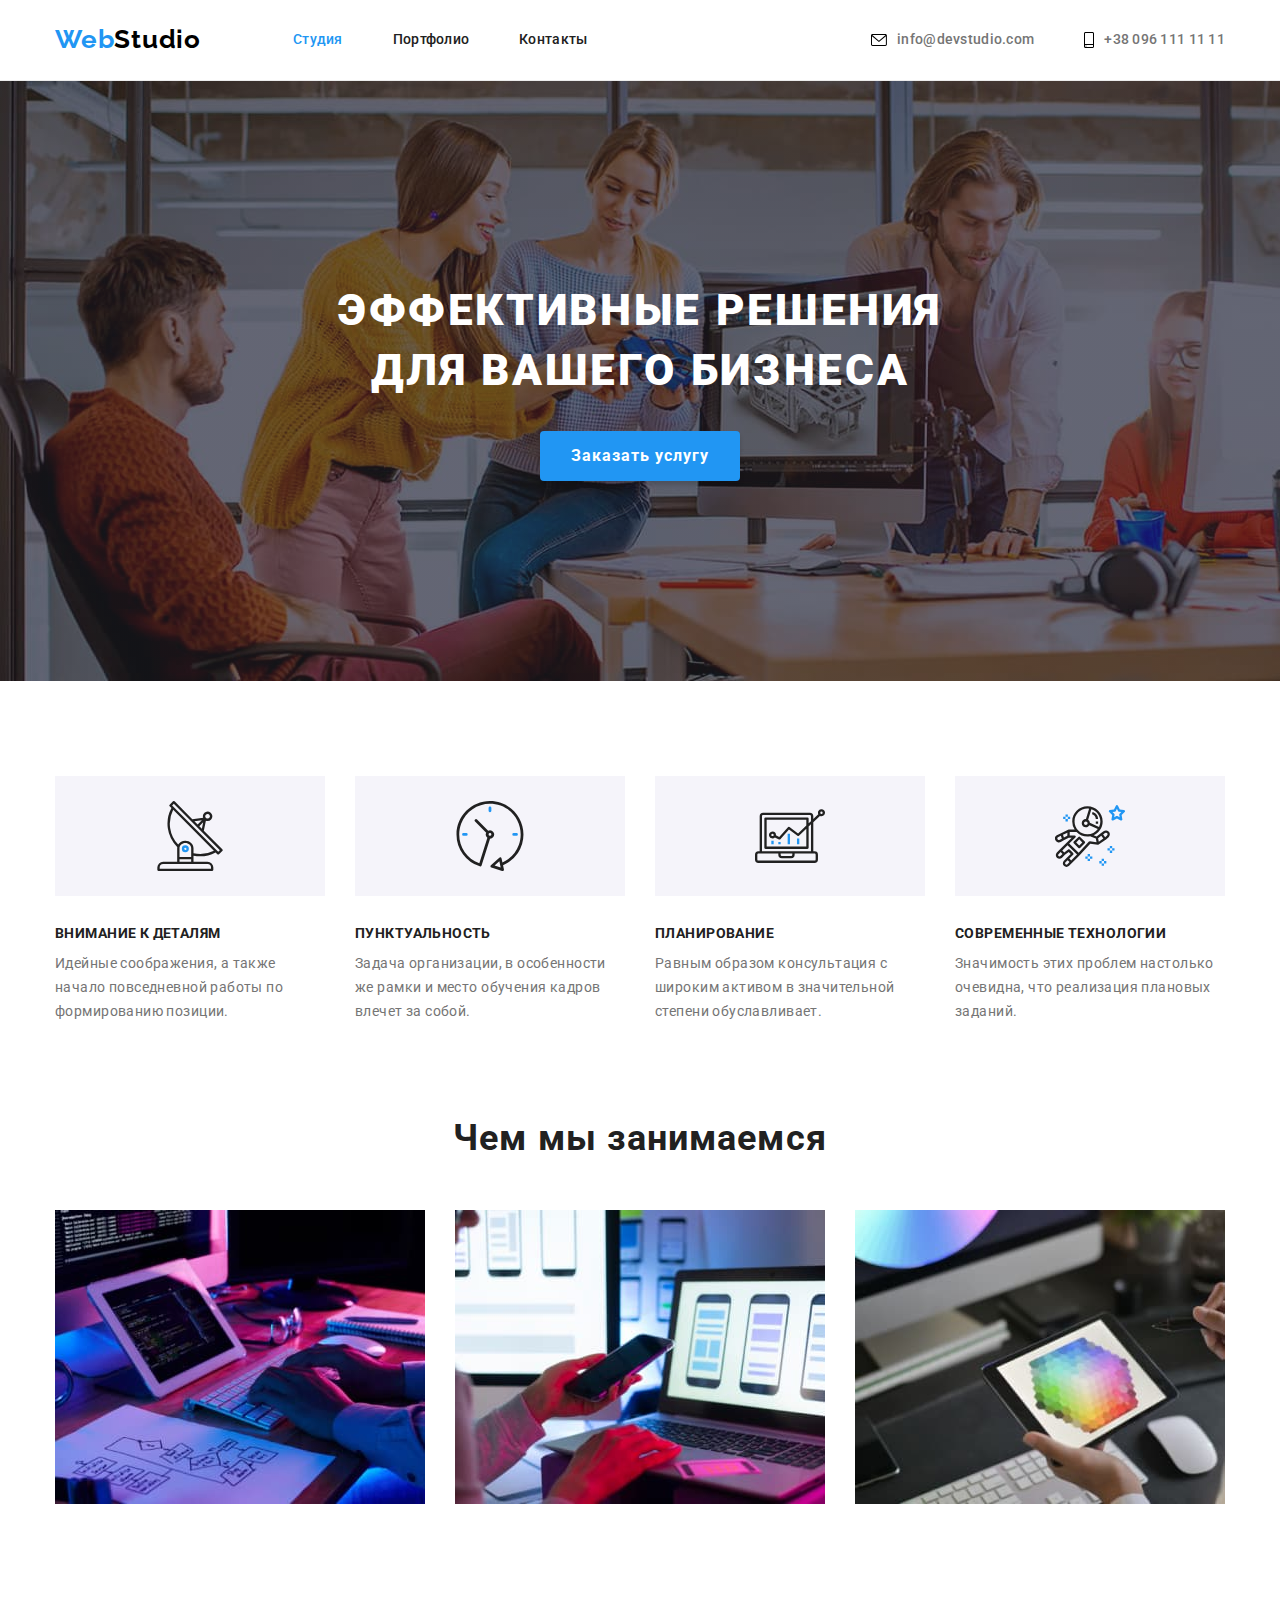
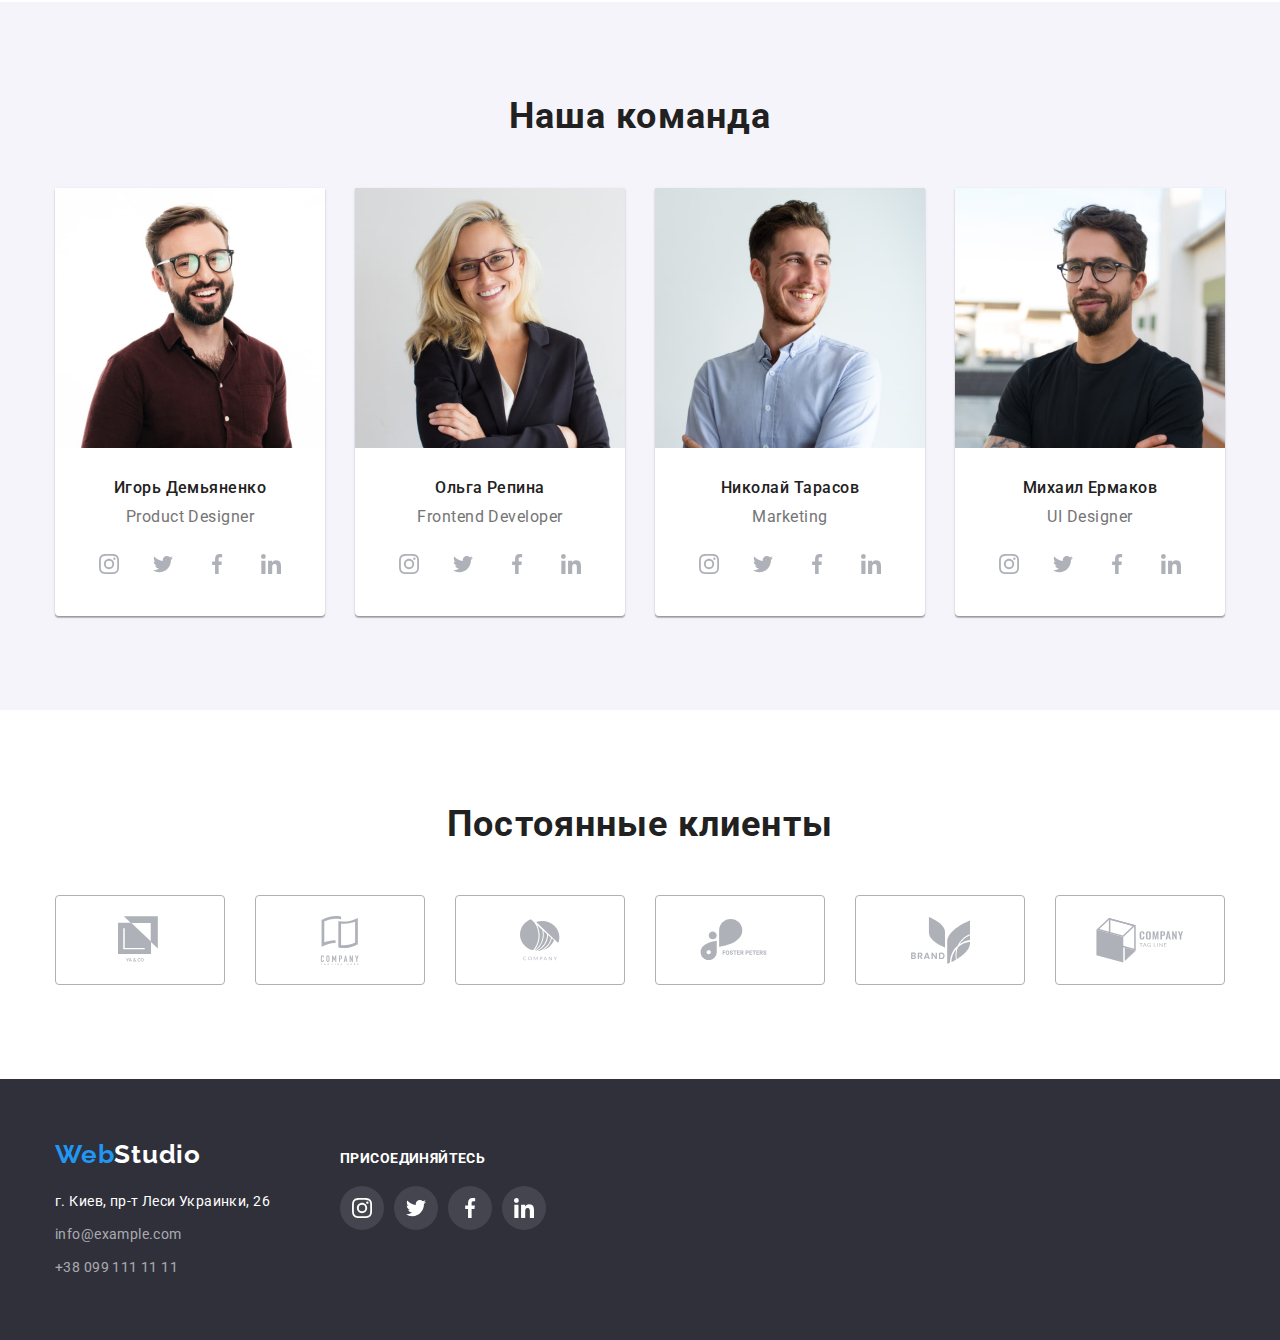
<file: index.html>
<!DOCTYPE html>
<html lang="ru">
<head>
    <meta charset="UTF-8">
    <meta http-equiv="X-UA-Compatible" content="IE=edge">
    <meta name="viewport" content="width=device-width, initial-scale=1.0">
    <link rel="preconnect" href="http://fonts.gstatic.com/">
    <link href="https://fonts.googleapis.com/css2?family=Raleway:wght@700&family=Roboto:wght@400;500;700;900&display=swap"
        rel="stylesheet">
    <link rel="stylesheet" href="https://cdnjs.cloudflare.com/ajax/libs/modern-normalize/1.0.0/modern-normalize.min.css">
    <link rel="stylesheet" href="./CSS/styles.css">
    <title>WebStudiо</title>
</head>
<body>
<header class="header section">
    <div class="container">
    <nav class="header-nav">
        <a class="logo-header link" lang="en" href="./index.html">Web<span class="header-logo-color">Studio</span></a>
        <ul class="nav-list list">
            <li class="nav-list-item"><a class="nav-link link current" href="./index.html">Студия</a></li>
            <li class="nav-list-item"><a class="nav-link link" href="./portfolio.html">Портфолио</a></li>
            <li class="nav-list-item"><a class="nav-link link" href="#contacts">Контакты</a></li>
        </ul>
    </nav>
    <a class="cont-link link" href="mailto:info@devstudio.com">
        <svg class="cont-icon" width="16" height="12">
            <use href="./images/sprite.svg#icon-envelope" ></use>
        </svg>
        info@devstudio.com</a>
    <a class="cont-link link" href="tel:+380961111111" >
        <svg class="cont-icon" width="10" height="16">
            <use href="./images/sprite.svg#icon-smartphone" ></use>
        </svg>
        +38 096 111 11 11</a>
</div>
</header>
    <main>
        <!--hero-->
        <section class="hero section">
            <div class="container">            
                <h1 class="hero-slogan">Эффективные решения для вашего бизнеса</h1>
            <button class="hero-button" type="button">Заказать услугу</button>
        </div>
        </section>
        <!--advanteges-->
        <section class="advanteges section">
            <ul class="container list">
                <li class="advanteges-item">
                    <div class="advantage-icons">
                    <svg  width="70" height="70">
                        <use href="./images/sprite.svg#icon-antenna"></use>
                    </svg>
                    </div>
                    <h3 class="advantages-title">Внимание к деталям</h3>
                    <p class="text">Идейные соображения, а также начало повседневной работы по формированию позиции.</p>
                </li>
                <li class="advanteges-item">
                    <div class="advantage-icons">
                        <svg width="70" height="70">
                            <use href="./images/sprite.svg#icon-clock"></use>
                        </svg>
                    </div>
                    <h3 class="advantages-title">Пунктуальность</h3>
                    <p class="text">Задача организации, в особенности же рамки и место обучения кадров влечет за собой.</p>
                </li>
                <li class="advanteges-item">
                    <div class="advantage-icons">
                        <svg width="70" height="70">
                            <use href="./images/sprite.svg#icon-diagram"></use>
                        </svg>
                    </div>
                    <h3 class="advantages-title">Планирование</h3>
                    <p class="text">Равным образом консультация с широким активом в значительной степени обуславливает.</p>
                </li>
                <li class="advanteges-item" >
                    <div class="advantage-icons">
                        <svg width="70" height="70">
                            <use href="./images/sprite.svg#icon-astronaut"></use>
                        </svg>
                    </div>
                    <h3 class="advantages-title">Современные технологии</h3>
                    <p class="text">Значимость этих проблем настолько очевидна, что реализация плановых заданий.</p>
                </li>
            </ul>
        </section>
        <!--what do we do-->
        <Section class="what-we-do section">
        <div class="container">
        <h2 class="section-title">Чем мы занимаемся</h2>
        <ul class="what-we-do-list list">
            <li class="what-we-do-item"><img width="370" height="294" src="./images/what_do_we_do/img.jpg" alt="разработка для ПК"></li>
            <li class="what-we-do-item"><img width="370" height="294" src="./images/what_do_we_do/img-1.jpg" alt="разработка для смартфонов"></li>
            <li class="what-we-do-item"><img width="370" height="294" src="./images/what_do_we_do/img-2.jpg" alt="разработка для планшетов"></li>
        </ul>
        </div>
        </Section>
        
            <!--Our team-->
            <section class="our-team section">
                <div class="container">
                <h2 class="section-title">Наша команда</h2>
                <ul class="list">
                    <li class="team-list">
                        <img class="team-photo" width="270" height="260" src="./images/our_team/img.jpg" alt="фото Игорь Демьяненко">
                        <div class="team-name">
                        <h4 class="pict-title">Игорь Демьяненко</h4>
                        <p class="prof-text" lang="en">Product Designer</p>
                        <ul class="social-links">
                            <li class="social-links-list list"><a class="social-links-list-links list" href="#">
                                <svg class="social-links-icon">
                            <use href="./images/sprite.svg#icon-instagram"></use>
                                </svg></a>
                            </li>
                            <li class="social-links-list list"><a class="social-links-list-links list" href="#">
                                <svg class="social-links-icon">
                            <use href="./images/sprite.svg#icon-twitter"></use>
                                </svg></a>
                            </li>
                            <li class="social-links-list list"><a class="social-links-list-links list" href="#">
                                <svg class="social-links-icon">
                            <use href="./images/sprite.svg#icon-facebook"></use>
                                </svg></a>
                            </li>
                            <li class="social-links-list list"><a class="social-links-list-links list" href="#">
                                <svg class="social-links-icon">
                            <use href="./images/sprite.svg#icon-linkedin"></use>
                                </svg></a>
                            </li>
                        </ul>
                        </div>
                    </li>
                    <li class="team-list">
                        <img class="team-photo" width="270" height="260" src="./images/our_team/img-1.jpg" alt="фото Ольга Репина">
                        <div class="team-name">
                        <h4 class="pict-title">Ольга Репина</h4>
                        <p class="prof-text" lang="en">Frontend Developer</p>
                        <ul class="social-links">
                            <li class="social-links-list list"><a class="social-links-list-links list" href="#">
                                    <svg class="social-links-icon">
                                        <use href="./images/sprite.svg#icon-instagram"></use>
                                    </svg></a></li>
                            <li class="social-links-list list"><a class="social-links-list-links list" href="#">
                                    <svg class="social-links-icon">
                                        <use href="./images/sprite.svg#icon-twitter"></use>
                                    </svg></a></li>
                            <li class="social-links-list list"><a class="social-links-list-links list" href="#">
                                    <svg class="social-links-icon">
                                        <use href="./images/sprite.svg#icon-facebook"></use>
                                    </svg></a></li>
                            <li class="social-links-list list"><a class="social-links-list-links list" href="#">
                                    <svg class="social-links-icon">
                                        <use href="./images/sprite.svg#icon-linkedin"></use>
                                    </svg></a></li>
                        </ul>
                    </div>
                    </li>
                    <li class="team-list">
                        <img class="team-photo" width="270" height="260" src="./images/our_team/img-2.jpg" alt="фото Николай Тарасов">
                        <div class="team-name">
                        <h4 class="pict-title">Николай Тарасов</h4>
                        <p class="prof-text" lang="en">Marketing</p>
                        <ul class="social-links">
                            <li class="social-links-list list"><a class="social-links-list-links list" href="#">
                                    <svg class="social-links-icon">
                                        <use href="./images/sprite.svg#icon-instagram"></use>
                                    </svg></a></li>
                            <li class="social-links-list list"><a class="social-links-list-links list" href="#">
                                    <svg class="social-links-icon">
                                        <use href="./images/sprite.svg#icon-twitter"></use>
                                    </svg></a></li>
                            <li class="social-links-list list"><a class="social-links-list-links list" href="#">
                                    <svg class="social-links-icon">
                                        <use href="./images/sprite.svg#icon-facebook"></use>
                                    </svg></a></li>
                            <li class="social-links-list list"><a class="social-links-list-links list" href="#">
                                    <svg class="social-links-icon">
                                        <use href="./images/sprite.svg#icon-linkedin"></use>
                                    </svg></a></li>
                        </ul>
                    </div>
                    </li>
                    <li class="team-list">
                        <img class="team-photo" width="270" height="260" src="./images/our_team/img-3.jpg" alt="фото Михаил Ермаков">
                        <div class="team-name">
                        <h4 class="pict-title">Михаил Ермаков</h4>
                        <p class="prof-text" lang="en">UI Designer</p>
                        <ul class="social-links">
                            <li class="social-links-list list"><a class="social-links-list-links list" href="#">
                                    <svg class="social-links-icon">
                                        <use href="./images/sprite.svg#icon-instagram"></use>
                                    </svg></a></li>
                            <li class="social-links-list list"><a class="social-links-list-links list" href="#">
                                    <svg class="social-links-icon">
                                        <use href="./images/sprite.svg#icon-twitter"></use>
                                    </svg></a></li>
                            <li class="social-links-list list"><a class="social-links-list-links list" href="#">
                                    <svg class="social-links-icon">
                                        <use href="./images/sprite.svg#icon-facebook"></use>
                                    </svg></a></li>
                            <li class="social-links-list list"><a class="social-links-list-links list" href="#">
                                    <svg class="social-links-icon">
                                        <use href="./images/sprite.svg#icon-linkedin"></use>
                                    </svg></a></li>
                        </ul>
                    </div>
                    </li>
                </ul>
                </div>
            </section>
<!--Our Clients-->
            <section class="our-clients section">
                <div class="container">
                    <h2 class="section-title">Постоянные клиенты</h2>
                    <ul class="clients-list list">
                        <li class="clients-list-item">
                            <a class="clients-list-links" href="#">
                                <svg class="clients-list-icon" width="44" height="49" >
                                    <use href="./images/sprite.svg#icon-logo-1">
                                    </use>
                                </svg>
                            </a>
                        </li>
                        <li class="clients-list-item">
                            <a class="clients-list-links" href="#">
                                <svg class="clients-list-icon" width="44" height="49">
                                    <use href="./images/sprite.svg#icon-logo-2">
                                    </use>
                                </svg>
                            </a>
                        </li>
                        <li class="clients-list-item">
                            <a class="clients-list-links" href="#">
                                <svg class="clients-list-icon" width="40" height="52">
                                    <use href="./images/sprite.svg#icon-logo-3">
                                    </use>
                                </svg>
                            </a>
                        </li>
                        <li class="clients-list-item">
                            <a class="clients-list-links" href="#">
                                <svg class="clients-list-icon" width="80" height="42">
                                    <use href="./images/sprite.svg#icon-logo-4">
                                    </use>
                                </svg>
                            </a>
                        </li>
                        <li class="clients-list-item">
                            <a class="clients-list-links" href="#">
                                <svg class="clients-list-icon" width="59" height="47">
                                    <use href="./images/sprite.svg#icon-logo-5">
                                    </use>
                                </svg>
                            </a>
                        </li>
                        <li class="clients-list-item">
                            <a class="clients-list-links" href="#">
                                <svg class="clients-list-icon" width="88" height="45">
                                    <use href="./images/sprite.svg#icon-logo-6">
                                    </use>
                                </svg>
                            </a>
                        </li>
                        
                    </ul>
                </div>
            </section>

        </main>
    <!--Footer-->
<footer class="footer" id="contacts">
    <div class="container footer-container">
        <div class="footer-contacts">
            <a class="logo-footer link" lang="en" href="./index.html">Web<span class="footer-logo-color">Studio</span></a>
                <address class="footer-adress">
                    <ul class="list">
                        <li><a class="link addres" href="https://goo.gl/maps/v4iGPYSP957dXcmK9" target="_blank"
                        rel="noopener noreferrer">г. Киев, пр-т Леси Украинки, 26</a></li>
                        <li><a class="link footer-cont-link" href="mailto:info@example.com">info@example.com</a></li>
                        <li><a class="link footer-cont-link" href="tel:+380991111111">+38 099 111 11 11</a></li>
                    </ul>
                </address>
        </div>
        <div class="footer-social">
            <p class="footer-links-title">присоединяйтесь</p>
                <ul class="social-links">
                    <li class="social-links-list list"><a class="social-links-list-links list" href="#">
                            <svg class="social-links-icon">
                                <use href="./images/sprite.svg#icon-instagram"></use>
                            </svg></a>
                    </li>
                    <li class="social-links-list list"><a class="social-links-list-links list" href="#">
                            <svg class="social-links-icon">
                                <use href="./images/sprite.svg#icon-twitter"></use>
                            </svg></a>
                    </li>
                    <li class="social-links-list list"><a class="social-links-list-links list" href="#">
                            <svg class="social-links-icon">
                                <use href="./images/sprite.svg#icon-facebook"></use>
                            </svg></a>
                    </li>
                    <li class="social-links-list list"><a class="social-links-list-links list" href="#">
                            <svg class="social-links-icon">
                                <use href="./images/sprite.svg#icon-linkedin"></use>
                            </svg></a>
                    </li>
                </ul>
        </div>
    </div>
</footer>

</body>
</html>
</file>
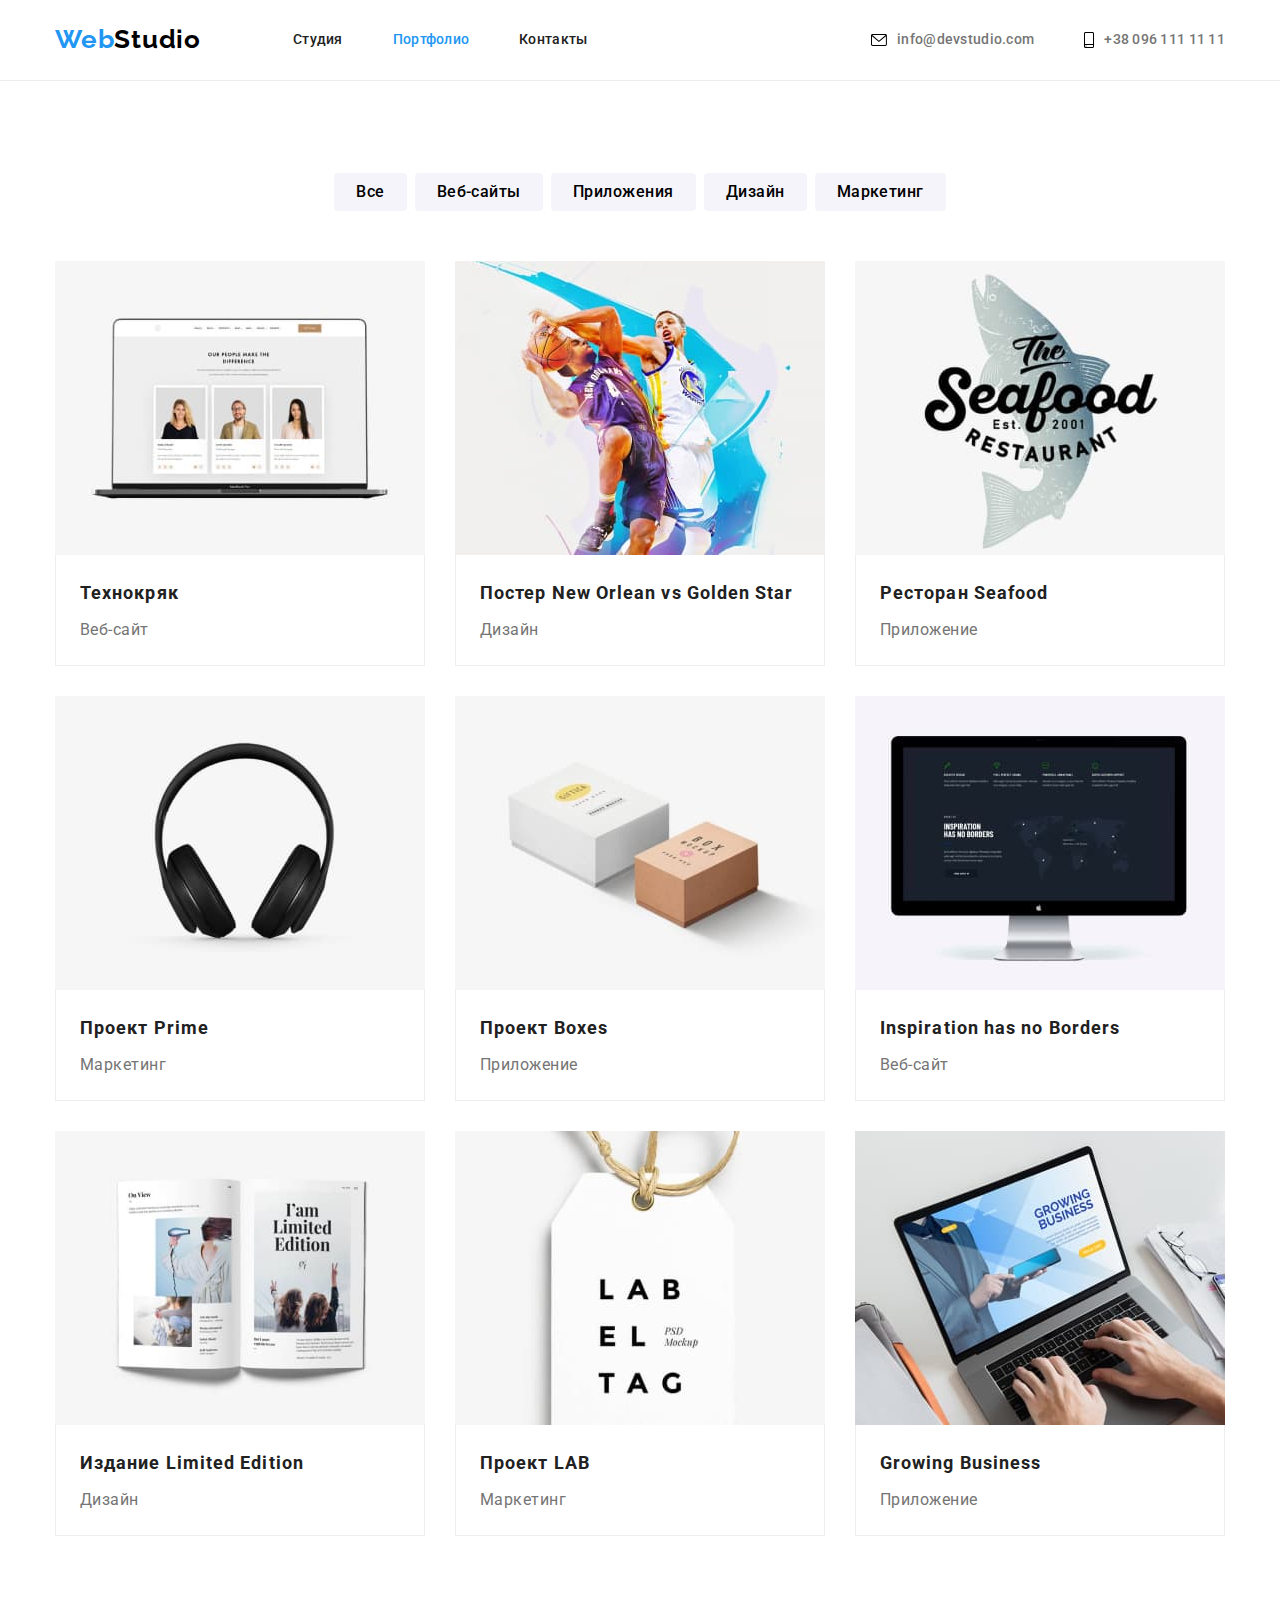
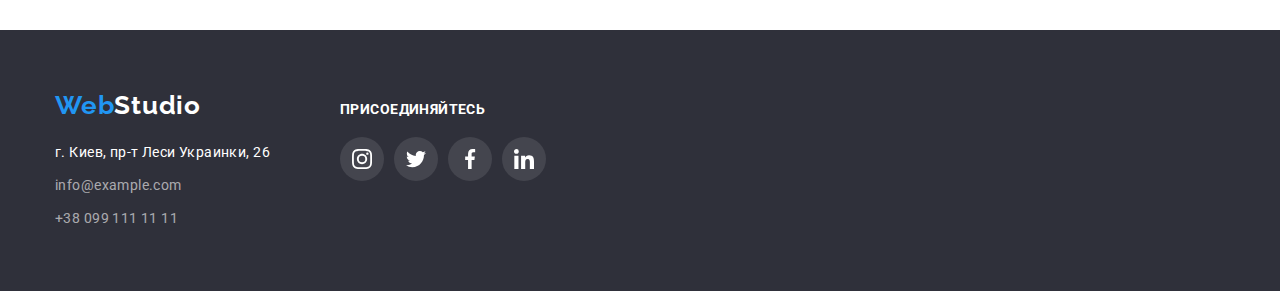
<file: portfolio.html>
<!DOCTYPE html>
<html lang="en">
<head>
    <meta charset="UTF-8">
    <meta http-equiv="X-UA-Compatible" content="IE=edge">
    <meta name="viewport" content="width=device-width, initial-scale=1.0">
    <link rel="preconnect" href="http://fonts.gstatic.com/">
    <link href="https://fonts.googleapis.com/css2?family=Raleway:wght@700&family=Roboto:wght@400;500;700;900&display=swap"
        rel="stylesheet">
    <link rel="stylesheet" href="https://cdnjs.cloudflare.com/ajax/libs/modern-normalize/1.0.0/modern-normalize.min.css">
    <link rel="stylesheet" href="./CSS/styles.css">
    <title>portfolio</title>
</head>
<body class="body-pfolio">
<header class="header section">
    <div class="container">
        <nav class="header-nav">
            <a class="logo-header link" lang="en" href="./index.html">Web<span
                    class="header-logo-color">Studio</span></a>
            <ul class="nav-list list">
                <li class="nav-list-item"><a class="nav-link link" href="./index.html">Студия</a></li>
                <li class="nav-list-item"><a class="nav-link link current" href="./portfolio.html">Портфолио</a></li>
                <li class="nav-list-item"><a class="nav-link link" href="#contacts">Контакты</a></li>
            </ul>
        </nav>
        <a class="cont-link link" href="mailto:info@devstudio.com">
            <svg class="cont-icon" width="16" height="12">
                <use href="./images/sprite.svg#icon-envelope"></use>
            </svg>
            info@devstudio.com</a>
        <a class="cont-link link" href="tel:+380961111111">
            <svg class="cont-icon" width="10" height="16">
                <use href="./images/sprite.svg#icon-smartphone"></use>
            </svg>
            +38 096 111 11 11</a>
    </div>
</header>
    <main class="main-pholio">
        <section class="section">   
            <h2 class="hidden-tittle">Наши проекты</h2>
        <div class="container">    
        <!--<h1 class="hidden-tittle">Наши работы</h1>-->
            <ul class="main-buttons list">
                <li class="main-buttons-list"><button class="main-buttons-links" type="button">Все</button></li>
                <li class="main-buttons-list"><button class="main-buttons-links" type="button">Веб-сайты</button></li>
                <li class="main-buttons-list"><button class="main-buttons-links" type="button">Приложения</button></li>
                <li class="main-buttons-list"><button class="main-buttons-links" type="button">Дизайн</button></li>
                <li class="main-buttons-list"><button class="main-buttons-links" type="button">Маркетинг</button></li>
            </ul>
                <!--<h2 class="hidden-tittle">Примеры наших работ</h2>-->
            <ul class="projects list">
                <li class="project-item">
                    <img class="project-card" width="370" height="294" src="./images/portfolio/img.jpg" alt="постер вебсайта">
                    <div class="project-card-name">
                    <h3 class="project-title">Технокряк</h3>
                    <p class="project-text">Веб-сайт</p>
                    </div>
                </li>
                <li class="project-item">
                    <img class="project-card" width="370" height="294" src="./images/portfolio/img-1.jpg" alt="постер матча">
                    <div class="project-card-name">
                    <h3 class="project-title">Постер <span lang="en">New Orlean vs Golden Star</span></h3>
                    <p class="project-text">Дизайн</p>
                    </div>
                </li>
                <li class="project-item">
                    <img class="project-card" width="370" height="294" src="./images/portfolio/img-2.jpg" alt="постер ресторана">
                    <div class="project-card-name">
                    <h3 class="project-title">Ресторан <span lang="en">Seafood</span></h3>
                    <p class="project-text">Приложение</p>
                    </div>
                </li>
                <li class="project-item">
                    <img class="project-card" width="370" height="294" src="./images/portfolio/img-3.jpg" alt="постер проекта">
                    <div class="project-card-name">
                    <h3 class="project-title">Проект <span lang="en">Prime</span></h3>
                    <p class="project-text">Маркетинг</p>
                    </div>
                </li>
                <li class="project-item">
                    <img class="project-card" width="370" height="294" src="./images/portfolio/img-4.jpg" alt="постер проекта">
                    <div class="project-card-name">
                    <h3 class="project-title">Проект <span lang="en">Boxes</span></h3>
                    <p class="project-text">Приложение</p>
                    </div>
                </li>
                <li class="project-item">
                    <img class="project-card" width="370" height="294" src="./images/portfolio/img-5.jpg" alt="постер проекта">
                    <div class="project-card-name">
                    <h3 class="project-title" lang="en">Inspiration has no Borders</h3>
                    <p class="project-text">Веб-сайт</p>
                    </div>
                </li>
                <li class="project-item">
                    <img class="project-card" width="370" height="294" src="./images/portfolio/img-6.jpg" alt="постер проекта">
                    <div class="project-card-name">
                    <h3 class="project-title">Издание <span lang="en">Limited Edition</span></h3>
                    <p class="project-text">Дизайн</p>
                    </div>
                </li>
                <li class="project-item">
                    <img class="project-card" width="370" height="294" src="./images/portfolio/img-7.jpg" alt="постер проекта">
                    <div class="project-card-name">
                    <h3 class="project-title">Проект LAB</h3>
                    <p class="project-text">Маркетинг</p>
                    </div>
                </li>
                <li class="project-item">
                    <img class="project-card" width="370" height="294" src="./images/portfolio/img-8.jpg" alt="постер проекта">
                    <div class="project-card-name">
                    <h3 class="project-title" lang="en">Growing Business</h3>
                    <p class="project-text">Приложение</p>
                    </div>
                </li>
            </ul>
            </div>
        </section>
    </main>
<footer class="footer" id="contacts">
    <div class="container footer-container">
        <div class="footer-contacts">
            <a class="logo-footer link" lang="en" href="./index.html">Web<span
                    class="footer-logo-color">Studio</span></a>
            <address class="footer-adress">
                <ul class="list">
                    <li><a class="link addres" href="https://goo.gl/maps/v4iGPYSP957dXcmK9" target="_blank"
                            rel="noopener noreferrer">г. Киев, пр-т Леси Украинки, 26</a></li>
                    <li><a class="link footer-cont-link" href="mailto:info@example.com">info@example.com</a></li>
                    <li><a class="link footer-cont-link" href="tel:+380991111111">+38 099 111 11 11</a></li>
                </ul>
            </address>
        </div>
        <div class="footer-social">
            <p class="footer-links-title">присоединяйтесь</p>
            <ul class="social-links">
                <li class="social-links-list list"><a class="social-links-list-links list" href="#">
                        <svg class="social-links-icon">
                            <use href="./images/sprite.svg#icon-instagram"></use>
                        </svg></a></li>
                <li class="social-links-list list"><a class="social-links-list-links list" href="#">
                        <svg class="social-links-icon">
                            <use href="./images/sprite.svg#icon-twitter"></use>
                        </svg></a></li>
                <li class="social-links-list list"><a class="social-links-list-links list" href="#">
                        <svg class="social-links-icon">
                            <use href="./images/sprite.svg#icon-facebook"></use>
                        </svg></a></li>
                <li class="social-links-list list"><a class="social-links-list-links list" href="#">
                        <svg class="social-links-icon">
                            <use href="./images/sprite.svg#icon-linkedin"></use>
                        </svg></a></li>
            </ul>
        </div>
    </div>
</footer>
</body>
</html>
</file>
<file: CSS/styles.css>
:root {
  --main-font: 'Roboto', sans-serif;
  --secondary-font: 'Raleway', sans-serif;
  --accent-color: #2196f3;
  --font-color: #212121;
  --project-card-gap: 30px;
  --icons-color: #afb1b8;
}
h1,
h2,
h3,
h4,
h5,
h6,
p {
  margin: 0px;
}
ul,
li {
  margin: 0px;
  padding: 0px;
}

.link {
  text-decoration: none;
  display: block;
}
.link:focus {
  outline: none;
}
.list {
  list-style: none;
}
body {
  font-family: var(--main-font);
  color: var(--font-color);
}
.section {
  padding-top: 94px;
  padding-bottom: 94px;
}
.container {
  width: 1200px;
  padding-left: 15px;
  padding-right: 15px;
  margin: 0 auto;
}
/*=======Header==========*/
.header {
  display: flex;
  /*height: 80px;*/
  border-bottom-width: 1px;
  border-bottom-style: solid;
  border-bottom-color: #ececec;
}
.header .container {
  display: flex;
}
.header.section {
  padding-bottom: 0px;
  padding-top: 0px;
}
.header-nav {
  display: flex;
  margin-right: auto;
}
.nav-list {
  display: flex;
}
.logo-header {
  padding-top: 24px;
  padding-bottom: 25px;
}
.logo-header,
.logo-footer {
  width: 145px;
  /*height: 31px;*/
  font-family: var(--secondary-font);
  font-weight: bold;
  font-size: 26px;
  line-height: 1.192;
  letter-spacing: 0.03em;
  color: var(--accent-color);
}
.header-logo-color {
  color: #000000;
}

.nav-list {
  font-weight: 500;
  font-size: 14px;
  line-height: 1.14;
  letter-spacing: 0.02em;
  margin-left: 93px;
}
.nav-list-item:not(:first-child) {
  margin-left: 50px;
}

.nav-link {
  color: var(--font-color);
  padding-top: 32px;
  padding-bottom: 32px;
}
.current {
  color: var(--accent-color);
}
.nav-link:hover,
.nav-link:focus,
.cont-link:hover,
.cont-link:focus,
.footer-cont-link:hover,
.footer-cont-link:focus {
  color: var(--accent-color);
  fill: var(--accent-color);
  outline: none;
}
.cont-link {
  font-weight: 500;
  font-size: 14px;
  line-height: 1.14;
  letter-spacing: 0.02em;
  color: #757575;
  margin-left: 50px;
  padding-top: 32px;
  padding-bottom: 32px;
  display: flex;
  align-items: center;
}
.cont-icon {
  margin-right: 10px;
}
/*.cont-icon:hover,
.cont-link:focus {
  fill: var(--accent-color);
}*/

/*========Header End=========*/

/*===========Section Hero==========*/
.hero {
  padding-top: 200px;
  padding-bottom: 200px;
  max-width: 1600px;
  height: 600px;
  margin: 0 auto;
  background: #c4c4c4;
  background-image: linear-gradient(
      rgba(47, 48, 58, 0.4),
      rgba(47, 48, 58, 0.4)
    ),
    url(../images/bg_image/img.jpg);
  background-repeat: no-repeat;
  background-size: cover;
}
.hero-slogan {
  width: 696px;
  height: 120px;
  font-weight: 900;
  font-size: 44px;
  line-height: 1.36;
  text-align: center;
  margin-left: auto;
  margin-right: auto;
  letter-spacing: 0.06em;
  text-transform: uppercase;
  color: #ffffff;
}
.hero-button {
  width: 200px;
  height: 50px;
  display: block;
  margin-top: 30px;
  margin-right: auto;
  margin-left: auto;
  background: var(--accent-color);
  box-shadow: 0px 4px 4px rgba(0, 0, 0, 0.15);
  border-radius: 4px;
  font-weight: bold;
  font-size: 16px;
  line-height: 1.87;
  letter-spacing: 0.06em;
  color: #ffffff;
  cursor: pointer;
  border-style: hidden;
}
.hero-button:hover {
  background-image: linear-gradient(
    rgba(47, 48, 58, 0.4),
    rgba(47, 48, 58, 0.4)
  );
}
.hero-button:focus {
  background-image: linear-gradient(
    rgba(47, 48, 58, 0.4),
    rgba(47, 48, 58, 0.4)
  );
  outline: none;
}
/*===========Section Hero END==========*/

/*============== Advanteges =============*/

.advanteges-item {
  padding-top: 1px;
}
.advanteges-item:not(:last-child) {
  margin-right: 30px;
}
.advanteges .container {
  display: flex;
}
.advantages-title {
  font-weight: bold;
  font-size: 14px;
  line-height: 1.14;
  letter-spacing: 0.03em;
  text-transform: uppercase;
  margin-bottom: 10px;
}
.text {
  width: 270px;
  font-size: 14px;
  line-height: 1.71;
  letter-spacing: 0.03em;
  color: #757575;
}
.advantage-icons {
  display: flex;
  justify-content: center;
  align-items: center;
  background-color: #f5f4fa;
  margin-bottom: 30px;
  height: 120px;
}
/*============== Advanteges END=============*/

/*=============== What do we do===============*/

.what-we-do.section {
  padding-top: 0px;
}
.section-title {
  font-weight: bold;
  font-size: 36px;
  line-height: 1.16;
  text-align: center;
  letter-spacing: 0.03em;
  margin-bottom: 50px;
}
.what-we-do-list {
  display: flex;
}
.what-we-do-item:not(:last-child) {
  padding-right: 30px;
}
.pict-title {
  font-weight: 500;
  font-size: 16px;
  line-height: 1.19;
  text-align: center;
  letter-spacing: 0.03em;
}

.prof-text {
  line-height: 1.19;
  text-align: center;
  letter-spacing: 0.03em;
  color: #757575;
}
/*=============== What do we do END ===============*/
/*=============== OUR Team ==================*/
.our-team {
  background: #f5f4fa;
}
.our-team .list {
  display: flex;
}
.our-team .section-title {
  margin-bottom: 50px;
}
.team-list:not(:last-child) {
  margin-right: 30px;
}
.team-list {
  background-color: #ffffff;
  box-shadow: 0px 1px 3px rgba(0, 0, 0, 0.12), 0px 1px 1px rgba(0, 0, 0, 0.14),
    0px 2px 1px rgba(0, 0, 0, 0.2);
  border-radius: 0px 0px 4px 4px;
}
.team-photo {
  display: block;
}
.team-name {
  padding-top: 30px;
  padding-bottom: 30px;
}
.prof-text {
  margin-top: 10px;
}
.social-links-icon {
  width: 20px;
  height: 20px;
  color: #afb1b8;
}
.social-links {
  display: flex;
  justify-content: space-between;
}
.social-links {
  padding-left: 32px;
  padding-right: 32px;
  margin-top: 16px;
}
.social-links-list-links {
  width: 44px;
  height: 44px;
  border-radius: 50%;
  display: flex;
  align-items: center;
  justify-content: center;
  fill: var(--icons-color);
}
.social-links-list-links:hover,
.social-links-list-links:focus {
  background-color: var(--accent-color);
  fill: #ffffff;
  outline: none;
}
/*=============== OUR Team END ==================*/
/*=================Our Clients===================*/
.clients-list {
  display: flex;
  margin-top: 50px;
  justify-content: space-between;
}
.clients-list-links {
  display: flex;
  justify-content: center;
  align-items: center;
  width: 170px;
  height: 90px;
  fill: var(--icons-color);
  border: 1px solid #afb1b8;
  border-radius: 4px;
}
.clients-list-links:hover {
  fill: var(--accent-color);
  border: 1px solid var(--accent-color);
}
.clients-list-links:focus {
  fill: var(--accent-color);
  border: 1px solid var(--accent-color);
  outline: none;
}
/*================= Our Clients END ===================*/

/*======= Footer ===========*/
.footer {
  background: #2f303a;
  padding-top: 60px;
  padding-bottom: 60px;
}
.logo-footer {
  margin-bottom: 20px;
}
.footer-logo-color {
  color: #ffffff;
}
.addres {
  font-size: 14px;
  line-height: 1.714;
  letter-spacing: 0.03em;
  color: #ffffff;
}
.footer-cont-link {
  font-size: 14px;
  line-height: 1.714;
  letter-spacing: 0.03em;
  color: rgba(255, 255, 255, 0.6);
}
.footer-adress {
  margin-top: 20px;
}
.footer-cont-link {
  margin-top: 9px;
}
.footer-adress {
  font-style: normal;
}

.footer-links-title {
  font-style: var(--main-font);
  font-weight: bold;
  font-size: 14px;
  line-height: 1.142;
  letter-spacing: 0.03em;
  text-transform: uppercase;
  color: #ffffff;
}
.footer-container {
  display: flex;
  align-items: baseline;
}
.footer .social-links {
  padding: 0px;
  margin-top: 20px;
}
.footer-contacts {
  margin-right: 70px;
}
.footer .social-links-list-links {
  background-color: rgba(255, 255, 255, 0.1);
  fill: #ffffff;
}

.footer .social-links-list:not(:last-child) {
  margin-right: 10px;
}
.footer .social-links-list-links:hover,
.footer .social-links-list-links:focus {
  background-color: var(--accent-color);
  outline: none;
}
/*======= Footer END ==========*/
/*============Portfolio main sec==========*/

.main-pholio .section {
  padding-top: 94px;
  padding-bottom: 94px;
}

.main-buttons {
  display: flex;
  justify-content: center;
  margin-bottom: 50px;
}
.main-buttons-links {
  height: 38px;
  background: #f5f4fa;
  border-radius: 4px;
  font-weight: 500;
  font-size: 16px;
  line-height: 1.62;
  border-style: hidden;
  text-align: center;
  letter-spacing: 0.03em;
  cursor: pointer;
  padding: 6px 22px;
}
.main-buttons-list:not(:last-child) {
  margin-right: 8px;
}

.main-buttons-links:hover,
.main-buttons-links:focus {
  color: #ffffff;
  background: var(--accent-color);
  box-shadow: 0px 3px 1px rgba(0, 0, 0, 0.1), 0px 1px 2px rgba(0, 0, 0, 0.08),
    0px 2px 2px rgba(0, 0, 0, 0.12);
  outline: none;
}

.projects {
  display: flex;
  flex-wrap: wrap;
  /*margin-top: 34px;*/
  margin-left: calc(-1 * var(--project-card-gap));
  margin-top: calc(-1 * var(--project-card-gap));
}
.project-title {
  font-weight: bold;
  font-size: 18px;
  line-height: 2;
  letter-spacing: 0.06em;
}
.project-text {
  font-size: 16px;
  line-height: 1.87;
  letter-spacing: 0.03em;
  color: #757575;
  margin-top: 4px;
}
.project-item {
  flex-basis: calc(100% / 3 - var(--project-card-gap));
  margin-left: var(--project-card-gap);
  margin-top: var(--project-card-gap);
}
.project-item:hover {
  box-shadow: 0px 1px 1px rgba(0, 0, 0, 0.12), 0px 4px 4px rgba(0, 0, 0, 0.06),
    1px 4px 6px rgba(0, 0, 0, 0.16);
}

.project-card {
  display: block;
}
.project-card-name {
  padding: 20px 24px;
  border-style: solid;
  border-color: #eeeeee;
  border-width: 1px;
  border-top: none;
}
.hidden-tittle {
  width: 0px;
  height: 0px;
  margin: -1px;
  border: 0;
  padding: 0;
  white-space: nowrap;
  clip-path: inset(100%);
  clip: rect(0 0 0 0);
  overflow: hidden;
}
/*============Portfolio main sec End==============*/
</file>
